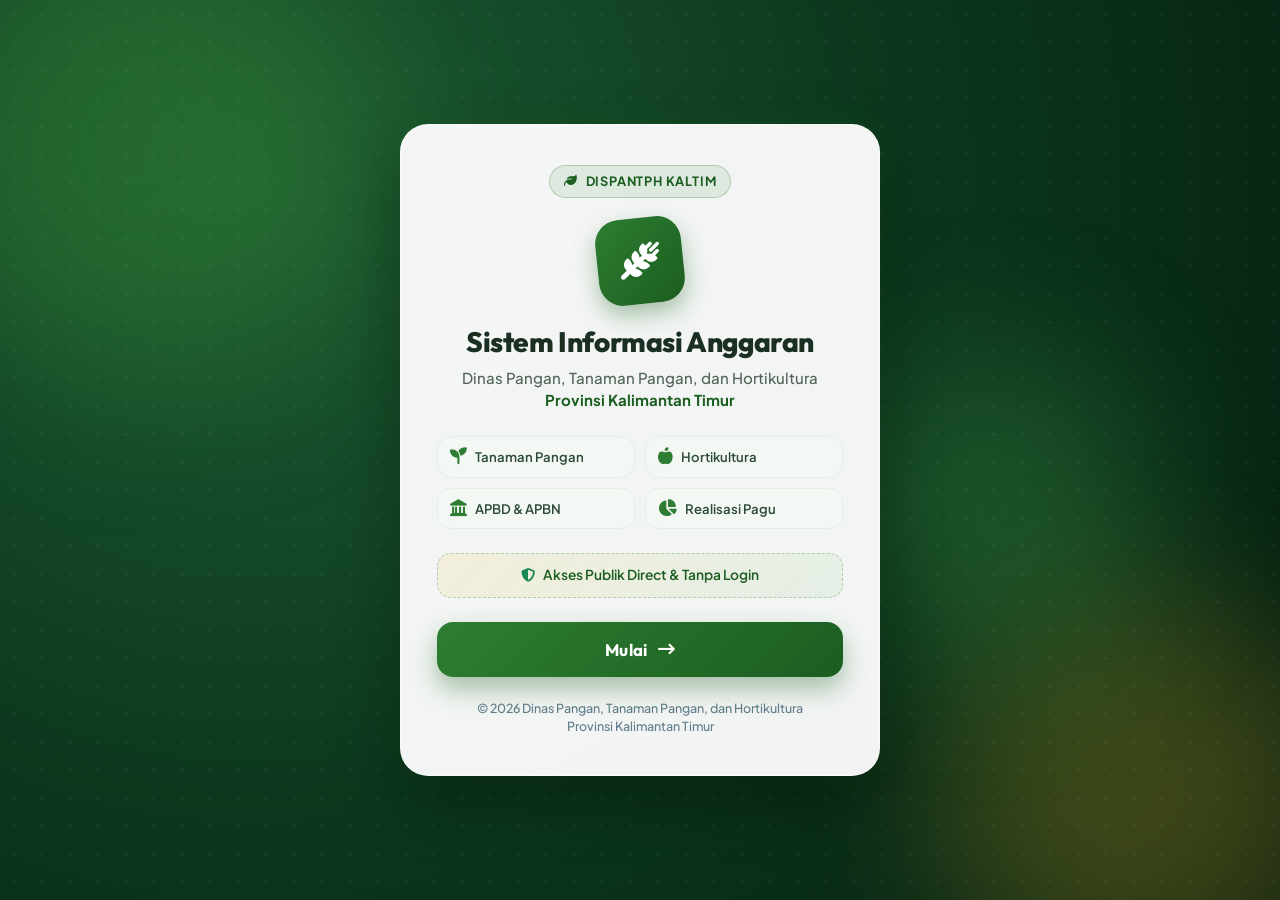
<file: index.html>
<!DOCTYPE html>
<html lang="id">

<head>
    <meta charset="UTF-8">
    <meta name="viewport" content="width=device-width, initial-scale=1.0, maximum-scale=5.0">
    <title>Sistem Informasi Anggaran - DISPANTPH Kaltim</title>

    <!-- Google Fonts: Outfit & Plus Jakarta Sans -->
    <link rel="preconnect" href="https://fonts.googleapis.com">
    <link rel="preconnect" href="https://fonts.gstatic.com" crossorigin>
    <link
        href="https://fonts.googleapis.com/css2?family=Outfit:wght@400;500;600;700;800&family=Plus+Jakarta+Sans:wght@400;500;600;700&display=swap"
        rel="stylesheet">

    <!-- Bootstrap 5 & FontAwesome -->
    <link href="https://cdn.jsdelivr.net/npm/bootstrap@5.3.0/dist/css/bootstrap.min.css" rel="stylesheet">
    <link rel="stylesheet" href="https://cdnjs.cloudflare.com/ajax/libs/font-awesome/6.4.0/css/all.min.css">

    <!-- Custom Style System -->
    <link rel="stylesheet" href="style.css">
</head>

<body class="portal-body">

    <!-- Background Orbs -->
    <div class="bg-shape shape-1"></div>
    <div class="bg-shape shape-2"></div>
    <div class="bg-shape shape-3"></div>
    <div class="bg-pattern"></div>

    <!-- Portal Login Card -->
    <div class="portal-card">
        <div class="brand-badge">
            <i class="fa-solid fa-leaf"></i> DISPANTPH KALTIM
        </div>
        <div class="icon-hero-wrapper">
            <div class="icon-hero-bg"></div>
            <div class="icon-hero-inner">
                <i class="fa-solid fa-wheat-awn"></i>
            </div>
        </div>
        <h1 class="title">Sistem Informasi Anggaran</h1>

        <p class="subtitle">
            Dinas Pangan, Tanaman Pangan, dan Hortikultura <br>
            <strong>Provinsi Kalimantan Timur</strong>
        </p>

        <!-- Feature Pills Grid -->
        <div class="feature-grid">
            <div class="feature-pill" title="Tanaman Pangan">
                <i class="fa-solid fa-seedling"></i>
                <span>Tanaman Pangan</span>
            </div>

            <div class="feature-pill" title="Hortikultura">
                <i class="fa-solid fa-apple-whole"></i>
                <span>Hortikultura</span>
            </div>

            <div class="feature-pill" title="APBD & APBN">
                <i class="fa-solid fa-landmark"></i>
                <span>APBD & APBN</span>
            </div>

            <div class="feature-pill" title="Realisasi Pagu">
                <i class="fa-solid fa-chart-pie"></i>
                <span>Realisasi Pagu</span>
            </div>
        </div>

        <!-- Info Direct Access -->
        <div class="info-access-box">
            <i class="fa-solid fa-shield-halved text-success"></i>
            <span>Akses Publik Direct & Tanpa Login</span>
        </div>

        <!-- Action Button -->
        <a href="dashboard.html" style="text-decoration: none; display: block;">
            <button class="btn-enter">
                <span>Mulai</span>
                <i class="fa-solid fa-arrow-right-long"></i>
            </button>
        </a>

        <!-- Footer -->
        <div class="portal-footer">
            &copy; 2026 Dinas Pangan, Tanaman Pangan, dan Hortikultura<br>
            Provinsi Kalimantan Timur
        </div>
    </div>

</body>

</html>
</file>
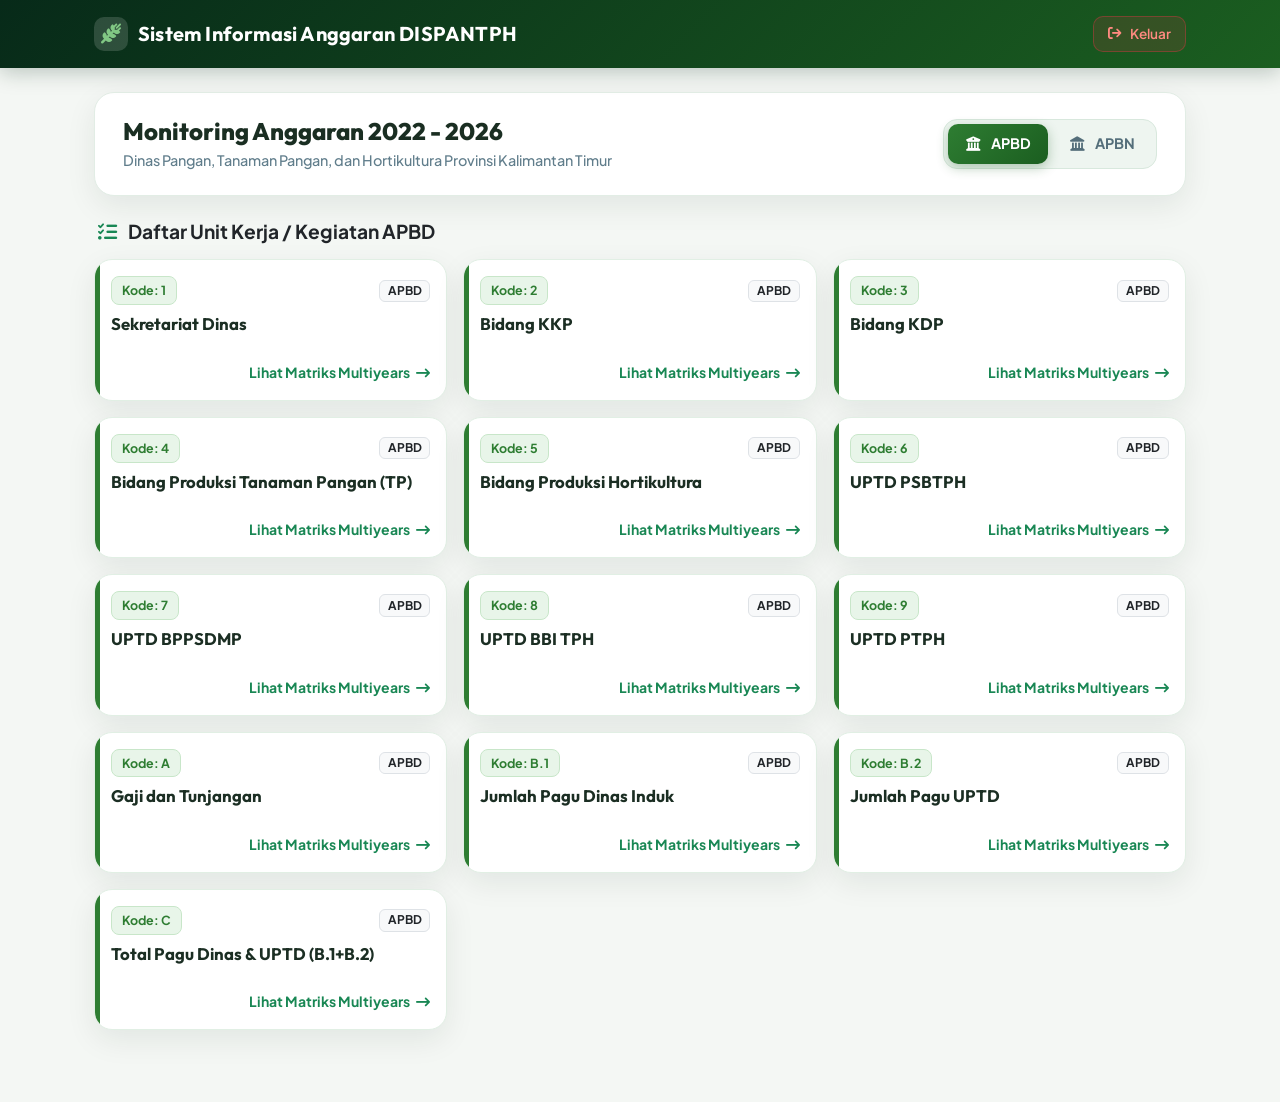
<file: dashboard.html>
<!DOCTYPE html>
<html lang="id">

<head>
    <meta charset="UTF-8">
    <meta name="viewport" content="width=device-width, initial-scale=1.0, maximum-scale=5.0">
    <title>Dashboard APBD & APBN - DISPANTPH Kaltim</title>

    <!-- Google Fonts: Outfit & Plus Jakarta Sans -->
    <link rel="preconnect" href="https://fonts.googleapis.com">
    <link rel="preconnect" href="https://fonts.gstatic.com" crossorigin>
    <link
        href="https://fonts.googleapis.com/css2?family=Outfit:wght@400;500;600;700;800&family=Plus+Jakarta+Sans:wght@400;500;600;700&display=swap"
        rel="stylesheet">

    <!-- Bootstrap 5 & FontAwesome -->
    <link href="https://cdn.jsdelivr.net/npm/bootstrap@5.3.0/dist/css/bootstrap.min.css" rel="stylesheet">
    <link rel="stylesheet" href="https://cdnjs.cloudflare.com/ajax/libs/font-awesome/6.4.0/css/all.min.css">

    <!-- Custom Style System -->
    <link rel="stylesheet" href="style.css">
</head>

<body class="dashboard-body">

    <!-- Top Navbar -->
    <nav class="navbar navbar-dark navbar-custom mb-3 mb-md-4">
        <div class="container px-3 px-md-4 d-flex align-items-center justify-content-between">
            <span class="navbar-brand mb-0 d-flex align-items-center">
                <div class="brand-badge-icon">
                    <i class="fa-solid fa-wheat-awn"></i>
                </div>
                <span>Sistem Informasi Anggaran DISPANTPH</span>
            </span>
            <a href="index.html" class="btn btn-exit d-inline-flex align-items-center gap-2">
                <i class="fa-solid fa-arrow-right-from-bracket"></i>
                <span>Keluar</span>
            </a>
        </div>
    </nav>

    <!-- Main Container -->
    <div class="container px-3 px-md-4 pb-5">

        <!-- Header Banner & Toggle -->
        <div
            class="header-banner d-flex flex-column flex-md-row justify-content-between align-items-start align-items-md-center gap-3">
            <div>
                <h3 class="page-title">Monitoring Anggaran 2022 - 2026</h3>
                <p class="page-subtitle">Dinas Pangan, Tanaman Pangan, dan Hortikultura Provinsi Kalimantan Timur</p>
            </div>

            <!-- APBD / APBN Switcher -->
            <div class="toggle-container">
                <button id="btnAPBD" class="btn btn-toggle-source active-apbd" onclick="showTabAPBD()">
                    <i class="fa-solid fa-building-columns me-1 me-md-2"></i> APBD
                </button>
                <button id="btnAPBN" class="btn btn-toggle-source inactive" onclick="showTabAPBN()">
                    <i class="fa-solid fa-landmark me-1 me-md-2"></i> APBN
                </button>
            </div>
        </div>

        <!-- Section Title & Filter -->
        <div
            class="d-flex flex-wrap justify-content-between align-items-center mb-3 px-1 gap-2 filter-container-mobile">
            <h5 class="fw-bold text-dark m-0" id="mainTitle" style="font-size: clamp(1rem, 3vw, 1.2rem);">
                <i class="fa-solid fa-list-check text-success me-2"></i> Daftar Unit Kerja / Kegiatan APBD
            </h5>

            <!-- APBN Year Filter Dropdown -->
            <div id="filterTahunAPBN" class="d-none align-items-center gap-2">
                <label class="fw-bold small text-secondary m-0">Tahun Anggaran:</label>
                <select id="tahunApbn" class="form-select form-select-sm filter-select w-auto"
                    onchange="renderTableAPBN()">
                    <option value="2026" selected>2026</option>
                    <option value="2025">2025</option>
                    <option value="2024">2024</option>
                    <option value="2023">2023</option>
                    <option value="2022">2022</option>
                </select>
            </div>
        </div>

        <!-- TAMPILAN 1: KARTU APBD -->
        <div class="row g-3 mb-4" id="menuContainer"></div>

        <!-- TAMPILAN 2: TABEL APBN DINAMIS -->
        <div id="apbnContainer" class="d-none mb-4">
            <div class="table-custom-wrapper">
                <table class="table table-bordered table-hover table-excel mb-0 small">
                    <thead id="apbnTableHead"></thead>
                    <tbody id="apbnTableBody"></tbody>
                </table>
            </div>
        </div>
    </div>

    <!-- MODAL MATRIKS (KHUSUS APBD) -->
    <div class="modal fade" id="matrixModal" tabindex="-1" aria-hidden="true">
        <div class="modal-dialog modal-xl modal-dialog-centered">
            <div class="modal-content shadow-lg">
                <div class="modal-header modal-header-custom py-3 px-3 px-md-4">
                    <h5 class="modal-title fw-bold" id="modalTitle" style="font-size: clamp(1rem, 3vw, 1.25rem);">
                        Matriks Multiyears</h5>
                    <button type="button" class="btn-close btn-close-white" data-bs-dismiss="modal"
                        aria-label="Close"></button>
                </div>
                <div class="modal-body p-3 p-md-4">
                    <div class="table-responsive" style="-webkit-overflow-scrolling: touch;">
                        <table
                            class="table table-bordered table-striped align-middle mb-0 text-center modal-matrix-table">
                            <thead class="table-dark small text-uppercase">
                                <tr>
                                    <th style="width: 25%; min-width: 170px;">Komponen Anggaran</th>
                                    <th>2022</th>
                                    <th>2023</th>
                                    <th>2024</th>
                                    <th>2025</th>
                                    <th>2026 (s.d Juni)</th>
                                    <th class="bg-success text-white">Total Keseluruhan</th>
                                </tr>
                            </thead>
                            <tbody id="matrixTableBody" class="small"></tbody>
                        </table>
                    </div>
                </div>
            </div>
        </div>
    </div>

    <!-- JavaScript Dependencies -->
    <script src="https://cdn.jsdelivr.net/npm/bootstrap@5.3.0/dist/js/bootstrap.bundle.min.js"></script>
    <script src="database.js?v=3"></script>
    <script src="database2.js?v=3"></script>

    <script>
        let currentModeTitle = "APBD";
        let currentDataSource = {};

        function showTabAPBD() {
            currentModeTitle = "APBD";
            document.getElementById('btnAPBD').className = "btn btn-toggle-source active-apbd";
            document.getElementById('btnAPBN').className = "btn btn-toggle-source inactive";

            document.getElementById('menuContainer').classList.remove('d-none');
            document.getElementById('apbnContainer').classList.add('d-none');
            document.getElementById('filterTahunAPBN').classList.add('d-none');
            document.getElementById('filterTahunAPBN').classList.remove('d-flex');
            document.getElementById('mainTitle').innerHTML = '<i class="fa-solid fa-list-check text-success me-2"></i> Daftar Unit Kerja / Kegiatan APBD';

            currentDataSource = typeof dataAPBD !== 'undefined' ? dataAPBD : {};
            renderMenuCards();
        }

        function showTabAPBN() {
            currentModeTitle = "APBN";
            document.getElementById('btnAPBD').className = "btn btn-toggle-source inactive";
            document.getElementById('btnAPBN').className = "btn btn-toggle-source active-apbn";

            document.getElementById('menuContainer').classList.add('d-none');
            document.getElementById('apbnContainer').classList.remove('d-none');
            document.getElementById('filterTahunAPBN').classList.remove('d-none');
            document.getElementById('filterTahunAPBN').classList.add('d-flex');
            document.getElementById('mainTitle').innerHTML = '<i class="fa-solid fa-table text-primary me-2"></i> Realisasi Anggaran APBN';

            renderTableAPBN();
        }

        function renderMenuCards() {
            const container = document.getElementById('menuContainer');
            container.innerHTML = '';

            Object.keys(currentDataSource).forEach(key => {
                const item = currentDataSource[key];
                const col = document.createElement('div');
                col.className = 'col-12 col-md-6 col-lg-4';

                col.innerHTML = `
            <div class="card card-menu h-100 p-3" onclick="openUnitMatrix('${key}')">
                <div class="d-flex flex-column justify-content-between h-100">
                    <div>
                        <div class="d-flex justify-content-between align-items-center mb-2">
                            <span class="badge-code">Kode: ${key}</span>
                            <span class="badge bg-light text-dark border small">${currentModeTitle}</span>
                        </div>
                        <h6 class="unit-name mt-1 mb-2">${item.nama}</h6>
                    </div>
                    <div class="text-end mt-3">
                        <small class="text-success fw-bold">Lihat Matriks Multiyears <i class="fa-solid fa-arrow-right-long ms-1"></i></small>
                    </div>
                </div>
            </div>
        `;
                container.appendChild(col);
            });
        }

        function renderTableAPBN() {
            const tahunPilihan = document.getElementById('tahunApbn').value;
            const thead = document.getElementById('apbnTableHead');
            const tbody = document.getElementById('apbnTableBody');

            thead.innerHTML = '';
            tbody.innerHTML = '';

            if (typeof dataAPBN === 'undefined' || !dataAPBN[tahunPilihan]) {
                tbody.innerHTML = `<tr><td colspan="12" class="text-center py-4 text-muted fw-bold">Data Tahun ${tahunPilihan} belum tersedia.</td></tr>`;
                return;
            }

            const dataTahunIni = dataAPBN[tahunPilihan];

            if (tahunPilihan === "2026") {
                thead.innerHTML = `
            <tr>
                <th rowspan="2" style="width:45px;" class="text-center align-middle">NO</th>
                <th rowspan="2" class="text-center align-middle">KODE SATKER</th>
                <th rowspan="2" style="min-width: 180px;" class="text-center align-middle">NAMA KEGIATAN</th>
                <th rowspan="2" class="text-center align-middle">KEWENANGAN (DK/TP)</th>
                <th rowspan="2" class="text-center align-middle">PAGU AWAL</th>
                <th rowspan="2" class="text-center align-middle">PAGU REVISI</th>
                <th rowspan="2" class="text-center align-middle">PAGU TAHUNAN</th>
                <th colspan="2" class="text-center align-middle">REALISASI</th>
                <th rowspan="2" class="text-center align-middle">FISIK (%)</th>
                <th rowspan="2" class="text-center align-middle">SISA ANGGARAN</th>
            </tr>
            <tr>
                <th class="text-center align-middle">Rp</th>
                <th class="text-center align-middle">%</th>
            </tr>`;
            } else if (tahunPilihan === "2025") {
                thead.innerHTML = `
            <tr>
                <th rowspan="2" style="width:45px;" class="text-center align-middle">NO</th>
                <th rowspan="2" class="text-center align-middle">KODE SATKER</th>
                <th rowspan="2" style="min-width: 180px;" class="text-center align-middle">NAMA KEGIATAN</th>
                <th rowspan="2" class="text-center align-middle">KEWENANGAN (DK/TP)</th>
                <th rowspan="2" class="text-center align-middle">PAGU AWAL</th>
                <th rowspan="2" class="bg-secondary text-center align-middle">PAGU REVISI</th>
                <th rowspan="2" class="text-center align-middle">PAGU TAHUNAN</th>
                <th colspan="2" class="text-center align-middle">REALISASI</th>
                <th rowspan="2" class="text-center align-middle">FISIK (%)</th>
                <th rowspan="2" class="text-center align-middle">SISA ANGGARAN</th>
            </tr>
            <tr>
                <th class="text-center align-middle">Rp.</th>
                <th class="text-center align-middle">%</th>
            </tr>`;
            } else if (tahunPilihan === "2024") {
                thead.innerHTML = `
            <tr>
                <th rowspan="2" style="width:45px;" class="text-center align-middle">NO</th>
                <th rowspan="2" class="text-center align-middle">KODE SATKER</th>
                <th rowspan="2" style="min-width: 180px;" class="text-center align-middle">NAMA KEGIATAN</th>
                <th rowspan="2" class="text-center align-middle">KEWENANGAN (DK/TP)</th>
                <th rowspan="2" class="text-center align-middle">PAGU AWAL</th>
                <th rowspan="2" class="bg-secondary text-center align-middle">PAGU REVISI</th>
                <th rowspan="2" class="text-center align-middle">PAGU TAHUNAN</th>
                <th colspan="2" class="text-center align-middle">REALISASI S.D 31 DES</th>
                <th rowspan="2" class="text-center align-middle">FISIK (%)</th>
                <th rowspan="2" class="text-center align-middle">SISA ANGGARAN</th>
            </tr>
            <tr>
                <th class="text-center align-middle">Rp.</th>
                <th class="text-center align-middle">%</th>
            </tr>`;
            } else if (tahunPilihan === "2023") {
                thead.innerHTML = `
            <tr>
                <th rowspan="2" style="width:45px;" class="text-center align-middle">No</th>
                <th rowspan="2" class="text-center align-middle">Kode Satker</th>
                <th rowspan="2" style="min-width: 180px;" class="text-center align-middle">Nama Kegiatan</th>
                <th rowspan="2" class="text-center align-middle">DK/TP</th>
                <th rowspan="2" class="text-center align-middle">Pagu Awal</th>
                <th rowspan="2" class="text-center align-middle">Pagu Revisi</th>
                <th rowspan="2" class="text-center align-middle">Pagu Tahunan</th>
                <th colspan="2" class="text-center align-middle">Realisasi</th>
                <th rowspan="2" class="text-center align-middle">Fisik</th>
                <th rowspan="2" class="text-center align-middle">Sisa</th>
            </tr>
            <tr>
                <th class="text-center align-middle">Keuangan</th>
                <th class="text-center align-middle">%</th>
            </tr>`;
            } else if (tahunPilihan === "2022") {
                thead.innerHTML = `
            <tr>
                <th rowspan="2" style="width:45px;" class="text-center align-middle">No</th>
                <th rowspan="2" class="text-center align-middle">Kode Satker</th>
                <th rowspan="2" style="min-width: 180px;" class="text-center align-middle">Nama Kegiatan</th>
                <th rowspan="2" class="text-center align-middle">DK/TP</th>
                <th rowspan="2" class="text-center align-middle">Pagu Awal</th>
                <th rowspan="2" class="text-center align-middle">Pagu Revisi</th>
                <th rowspan="2" class="text-center align-middle">Pagu Tahunan</th>
                <th colspan="2" class="text-center align-middle">Realisasi</th>
                <th rowspan="2" class="text-center align-middle">FISIK (%)</th>
                <th rowspan="2" class="text-center align-middle">Sisa</th>
            </tr>
            <tr>
                <th class="text-center align-middle">Keuangan</th>
                <th class="text-center align-middle">%</th>
            </tr>`;
            }

            let sumDK = { paguDipa: 0, paguRev2024: 0, paguBlokir: 0, paguRevisi: 0, paguSetelahBlokir: 0, realisasiRp: 0, realisasiFisikWeighted: 0, paguFisikSum: 0, sisa: 0 };
            let sumTP = { paguDipa: 0, paguRev2024: 0, paguBlokir: 0, paguRevisi: 0, paguSetelahBlokir: 0, realisasiRp: 0, realisasiFisikWeighted: 0, paguFisikSum: 0, sisa: 0 };
            let sumDKTP = { paguDipa: 0, paguRev2024: 0, paguBlokir: 0, paguRevisi: 0, paguSetelahBlokir: 0, realisasiRp: 0, realisasiFisikWeighted: 0, paguFisikSum: 0, sisa: 0 };
            let sumBKP = { paguDipa: 0, paguRev2024: 0, paguBlokir: 0, paguRevisi: 0, paguSetelahBlokir: 0, realisasiRp: 0, realisasiFisikWeighted: 0, paguFisikSum: 0, sisa: 0 };
            let sumTotal = { paguDipa: 0, paguRev2024: 0, paguBlokir: 0, paguRevisi: 0, paguSetelahBlokir: 0, realisasiRp: 0, realisasiFisikWeighted: 0, paguFisikSum: 0, sisa: 0 };

            dataTahunIni.forEach((item, index) => {
                const tr = document.createElement('tr');

                const pDipa = item.paguDipa || 0;
                const pRev24 = item.paguRev2024 || 0;
                const pBlokir = item.paguBlokir || 0;
                const pRevisi = item.paguRevisi || 0;
                const pSetelahBlokir = item.paguSetelahBlokir || 0;
                const realRp = item.realisasiRp || 0;
                const realFisik = item.realisasiFisik;
                const sisa = item.sisaAnggaran || 0;

                let pAwal, pRevisiTampil, pTahunan;
                if (tahunPilihan === "2025") {
                    pAwal = pDipa; pRevisiTampil = pBlokir; pTahunan = pSetelahBlokir;
                } else if (tahunPilihan === "2024") {
                    pAwal = pDipa; pRevisiTampil = pRev24; pTahunan = pSetelahBlokir;
                } else {
                    pAwal = pDipa; pRevisiTampil = pRevisi; pTahunan = pSetelahBlokir;
                }

                let badgeKewenangan = item.kewenangan === "DK" ? "badge bg-primary px-2" : "badge bg-warning text-dark px-2";
                if (item.kewenangan === "BKP") badgeKewenangan = "badge bg-info text-dark px-2";

                tr.innerHTML = `
                <td class="text-center">${index + 1}</td>
                <td class="text-center text-muted">${item.kodeSatker || '-'}</td>
                <td class="fw-semibold">${item.namaKegiatan}</td>
                <td class="text-center"><span class="${badgeKewenangan}">${item.kewenangan || '-'}</span></td>
                <td class="text-end">${formatRupiah(pAwal)}</td>
                <td class="text-end fw-semibold ${tahunPilihan === '2026' ? 'text-danger' : ''}">${formatRupiah(pRevisiTampil)}</td>
                <td class="text-end text-primary">${formatRupiah(pTahunan)}</td>
                <td class="text-end text-success fw-semibold">${formatRupiah(realRp)}</td>
                <td class="text-center fw-bold">${formatPersen(item.realisasiPersen)}</td>
                <td class="text-center fw-bold">${realFisik !== undefined ? formatPersen(realFisik) : '-'}</td>
                <td class="text-end fw-bold text-danger">${formatRupiah(sisa)}</td>
            `;
                tbody.appendChild(tr);

                const pBagiFisik = (item.kewenangan === "DK" && pDipa > 0) ? pDipa : pTahunan;
                const actualFisik = (item.kodeSatker && item.kodeSatker.includes("690714")) ? item.realisasiPersen : realFisik;
                const weightFisik = actualFisik !== undefined ? actualFisik * pBagiFisik : 0;

                sumTotal.paguDipa += pDipa; sumTotal.paguRev2024 += pRev24; sumTotal.paguBlokir += pBlokir; sumTotal.paguRevisi += pRevisi; sumTotal.paguSetelahBlokir += pSetelahBlokir; sumTotal.realisasiRp += realRp; sumTotal.sisa += sisa; sumTotal.realisasiFisikWeighted += weightFisik; sumTotal.paguFisikSum += pBagiFisik;

                if (item.kewenangan === "DK") {
                    sumDK.paguDipa += pDipa; sumDK.paguRev2024 += pRev24; sumDK.paguBlokir += pBlokir; sumDK.paguRevisi += pRevisi; sumDK.paguSetelahBlokir += pSetelahBlokir; sumDK.realisasiRp += realRp; sumDK.sisa += sisa; sumDK.realisasiFisikWeighted += weightFisik; sumDK.paguFisikSum += pBagiFisik;
                    sumDKTP.paguDipa += pDipa; sumDKTP.paguRev2024 += pRev24; sumDKTP.paguBlokir += pBlokir; sumDKTP.paguRevisi += pRevisi; sumDKTP.paguSetelahBlokir += pSetelahBlokir; sumDKTP.realisasiRp += realRp; sumDKTP.sisa += sisa; sumDKTP.realisasiFisikWeighted += weightFisik; sumDKTP.paguFisikSum += pBagiFisik;
                } else if (item.kewenangan === "TP") {
                    sumTP.paguDipa += pDipa; sumTP.paguRev2024 += pRev24; sumTP.paguBlokir += pBlokir; sumTP.paguRevisi += pRevisi; sumTP.paguSetelahBlokir += pSetelahBlokir; sumTP.realisasiRp += realRp; sumTP.sisa += sisa; sumTP.realisasiFisikWeighted += weightFisik; sumTP.paguFisikSum += pBagiFisik;
                    sumDKTP.paguDipa += pDipa; sumDKTP.paguRev2024 += pRev24; sumDKTP.paguBlokir += pBlokir; sumDKTP.paguRevisi += pRevisi; sumDKTP.paguSetelahBlokir += pSetelahBlokir; sumDKTP.realisasiRp += realRp; sumDKTP.sisa += sisa; sumDKTP.realisasiFisikWeighted += weightFisik; sumDKTP.paguFisikSum += pBagiFisik;
                } else if (item.kewenangan === "BKP") {
                    sumBKP.paguDipa += pDipa; sumBKP.paguRev2024 += pRev24; sumBKP.paguBlokir += pBlokir; sumBKP.paguRevisi += pRevisi; sumBKP.paguSetelahBlokir += pSetelahBlokir; sumBKP.realisasiRp += realRp; sumBKP.sisa += sisa; sumBKP.realisasiFisikWeighted += weightFisik; sumBKP.paguFisikSum += pBagiFisik;
                }
            });

            function buatBarisTotal(label, data, classBaris) {
                const tr = document.createElement('tr');
                tr.className = `${classBaris} fw-bold align-middle`;
                const pct = data.paguSetelahBlokir > 0 ? (data.realisasiRp / data.paguSetelahBlokir) * 100 : 0;
                const pctFisik = data.paguFisikSum > 0 && data.realisasiFisikWeighted > 0 ? (data.realisasiFisikWeighted / data.paguFisikSum) : 0;

                let pAwalSum, pRevisiSum, pTahunanSum;
                if (tahunPilihan === "2025") {
                    pAwalSum = data.paguDipa; pRevisiSum = data.paguBlokir; pTahunanSum = data.paguSetelahBlokir;
                } else if (tahunPilihan === "2024") {
                    pAwalSum = data.paguDipa; pRevisiSum = data.paguRev2024; pTahunanSum = data.paguSetelahBlokir;
                } else {
                    pAwalSum = data.paguDipa; pRevisiSum = data.paguRevisi; pTahunanSum = data.paguSetelahBlokir;
                }

                const htmlExtraCols = `
                <td class="text-end">${formatRupiah(data.realisasiRp)}</td>
                <td class="text-center">${formatPersen(pct)}</td>
                <td class="text-center">${data.realisasiFisikWeighted > 0 || pctFisik > 0 ? formatPersen(pctFisik) : '-'}</td>
                <td class="text-end">${formatRupiah(data.sisa)}</td>`;

                tr.innerHTML = `
            <td colspan="4" class="text-end text-uppercase pe-3">${label}</td>
            <td class="text-end">${formatRupiah(pAwalSum)}</td>
            <td class="text-end">${formatRupiah(pRevisiSum)}</td>
            <td class="text-end">${formatRupiah(pTahunanSum)}</td>
            ${htmlExtraCols}
        `;
                return tr;
            }

            if (tahunPilihan === "2026" || tahunPilihan === "2025" || tahunPilihan === "2024") {
                tbody.appendChild(buatBarisTotal("SUB TOTAL DK", sumDK, "table-light text-secondary"));
                tbody.appendChild(buatBarisTotal("SUB TOTAL TP", sumTP, "table-light text-secondary"));
                tbody.appendChild(buatBarisTotal("TOTAL (DK + TP)", sumTotal, "table-primary text-dark border-primary fs-6"));
            } else if (tahunPilihan === "2023") {
                tbody.appendChild(buatBarisTotal("Jumlah DK", sumDK, "table-light text-secondary"));
                tbody.appendChild(buatBarisTotal("Jumlah TP", sumTP, "table-light text-secondary"));
                tbody.appendChild(buatBarisTotal("Jumlah DK+TP (Propinsi)", sumDKTP, "table-primary text-dark border-primary fs-6"));
            } else if (tahunPilihan === "2022") {
                tbody.appendChild(buatBarisTotal("Jumlah DK", sumDK, "table-light text-secondary"));
                tbody.appendChild(buatBarisTotal("Jumlah TP", sumTP, "table-light text-secondary"));
                tbody.appendChild(buatBarisTotal("Jumlah", sumDKTP, "table-secondary text-dark"));
                if (sumBKP.paguDipa > 0) {
                    tbody.appendChild(buatBarisTotal("Jumlah BKP", sumBKP, "table-light text-secondary"));
                }
                tbody.appendChild(buatBarisTotal("Total", sumTotal, "table-primary text-dark border-primary fs-6"));
            }
        }

        function openUnitMatrix(key) {
            if (currentModeTitle === "APBN") return;
            const unit = currentDataSource[key];
            if (!unit) return;

            document.getElementById('modalTitle').innerHTML = `<i class="fa fa-folder-open text-warning me-2"></i> Matriks [${currentModeTitle}] - ${unit.nama}`;
            const tbody = document.getElementById('matrixTableBody');
            tbody.innerHTML = '';

            const komponenList = [
                { label: 'Pagu Awal', field: 'paguAwal' },
                { label: 'Pagu Penambahan/Pengurangan', isPenambahanPengurangan: true, onlyTahun: ['2022', '2023', '2024', '2025'], customStyleAPBD: true },
                { label: 'Pagu Tahunan', field: 'paguApbd' },
                { label: 'Realisasi Keuangan (Rp)', field: 'realisasiKeuangan' },
                { label: 'Sisa Pagu Anggaran (Rp)', isSisaPagu: true },
                { label: 'Persentase Keuangan (%)', field: 'realisasiPersen', isPercent: true },
                { label: 'Realisasi Fisik (%)', field: 'realisasiFisik', isPercent: true }
            ];
            const tahunList = ['2022', '2023', '2024', '2025', '2026'];

            komponenList.forEach(komponen => {
                const tr = document.createElement('tr');
                const labelClass = komponen.isSisaPagu ? 'text-start fw-bold bg-warning bg-opacity-25' : 'text-start fw-semibold bg-light';
                const tdLabel = document.createElement('td');

                tdLabel.textContent = komponen.label;
                tdLabel.className = labelClass;
                tr.appendChild(tdLabel);

                let totalNilai = 0;
                let jumlahTahunData = 0;

                tahunList.forEach(tahun => {
                    const tdTahun = document.createElement('td');

                    if (komponen.onlyTahun && !komponen.onlyTahun.includes(tahun)) {
                        tdTahun.textContent = '-';
                        tdTahun.className = 'text-center text-muted';
                        tr.appendChild(tdTahun);
                        return;
                    }

                    let nilai = 0;

                    if (komponen.isSisaPagu) {
                        const pagu = (unit[tahun] && unit[tahun]['paguApbd']) ? unit[tahun]['paguApbd'] : 0;
                        const realisasi = (unit[tahun] && unit[tahun]['realisasiKeuangan']) ? unit[tahun]['realisasiKeuangan'] : 0;
                        nilai = pagu > 0 ? (pagu - realisasi) : 0;
                        tdTahun.className = nilai > 0 ? 'text-end fw-bold text-success' : (nilai < 0 ? 'text-end fw-bold text-danger' : 'text-end fw-bold text-dark');
                        tdTahun.textContent = formatRupiah(nilai);
                    } else if (komponen.isPenambahanPengurangan) {
                        const dataTahun = unit[tahun] || {};
                        if (dataTahun.paguEfisiensi !== undefined && dataTahun.paguEfisiensi !== 0) {
                            nilai = dataTahun.paguEfisiensi;
                        } else if (dataTahun.paguAnggaran !== undefined && dataTahun.paguAnggaran !== 0) {
                            nilai = dataTahun.paguAnggaran;
                        } else if (dataTahun.paguApbd !== undefined && dataTahun.paguAwal !== undefined && dataTahun.paguApbd !== dataTahun.paguAwal) {
                            nilai = dataTahun.paguApbd - dataTahun.paguAwal;
                        } else {
                            nilai = 0;
                        }
                        if (nilai === 0) {
                            tdTahun.textContent = '-';
                            tdTahun.className = 'text-center text-muted';
                        } else {
                            tdTahun.innerHTML = formatRupiahStyled(nilai);
                            tdTahun.className = 'text-end';
                        }
                    } else if (komponen.customStyleAPBD) {
                        nilai = (unit[tahun] && unit[tahun][komponen.field]) ? unit[tahun][komponen.field] : 0;
                        tdTahun.innerHTML = formatRupiahStyled(nilai);
                        tdTahun.className = 'text-end';
                    } else {
                        if (!unit[tahun] || unit[tahun][komponen.field] === undefined) {
                            tdTahun.textContent = '-';
                            tdTahun.className = 'text-center text-muted';
                            nilai = 0;
                        } else {
                            nilai = unit[tahun][komponen.field];
                            tdTahun.className = komponen.isPercent ? 'text-center fw-bold' : 'text-end';
                            tdTahun.textContent = komponen.isPercent ? formatPersen(nilai) : formatRupiah(nilai);
                        }
                    }

                    tr.appendChild(tdTahun);

                    totalNilai += nilai;
                    if (unit[tahun] && unit[tahun][komponen.field] !== undefined) jumlahTahunData++;
                });

                const tdTotal = document.createElement('td');
                if (komponen.customStyleAPBD) {
                    tdTotal.className = 'text-end fw-bold table-primary';
                    tdTotal.innerHTML = formatRupiahStyled(totalNilai);
                } else if (komponen.isSisaPagu) {
                    tdTotal.className = totalNilai > 0 ? 'text-end fw-bold table-primary text-success' : (totalNilai < 0 ? 'text-end fw-bold table-primary text-danger' : 'text-end fw-bold table-primary text-dark');
                    tdTotal.textContent = formatRupiah(totalNilai);
                } else {
                    tdTotal.className = 'text-end fw-bold table-primary text-dark';
                    if (komponen.isPercent) {
                        const rataRata = jumlahTahunData > 0 ? (totalNilai / jumlahTahunData) : 0;
                        tdTotal.textContent = formatPersen(rataRata);
                    } else {
                        tdTotal.textContent = formatRupiah(totalNilai);
                    }
                }
                tr.appendChild(tdTotal);
                tbody.appendChild(tr);
            });

            const matrixModal = new bootstrap.Modal(document.getElementById('matrixModal'));
            matrixModal.show();
        }

        function formatRupiah(angka) {
            if (angka === 0 || !angka) return 'Rp 0';
            const isNegative = angka < 0;
            const formatted = Math.abs(angka).toLocaleString('id-ID');
            return (isNegative ? 'Rp - ' : 'Rp ') + formatted;
        }

        function formatRupiahStyled(val) {
            if (!val || val === 0) return `<span>-</span>`;
            if (val < 0) {
                return `<span style="color: #dc3545; font-weight: 600;">Rp - ${Math.abs(val).toLocaleString("id-ID")}</span>`;
            } else {
                return `<span style="color: #000; font-weight: 600;">Rp ${val.toLocaleString("id-ID")}</span>`;
            }
        }

        function formatPersen(angka) {
            if (angka === 0 || !angka) return '0%';
            return angka.toLocaleString('id-ID', { minimumFractionDigits: 1, maximumFractionDigits: 2 }) + '%';
        }

        window.onload = function () {
            showTabAPBD();
        };
    </script>
</body>

</html>
</file>
<file: style.css>
/* ==========================================================================
   DISPANTPH KALTIM - SISTEM INFORMASI ANGGARAN
   Global & Responsive Design System (Desktop PC & HP Mobile)
   ========================================================================== */

:root {
    --primary-dark: #051d10;
    --primary-deep: #072a19;
    --primary-emerald: #1b5e20;
    --emerald-bright: #2e7d32;
    --emerald-light: #4caf50;
    --emerald-subtle: #e8f5e9;
    --accent-gold: #fbc02d;
    --accent-green: #81c784;
    --bg-body: #f4f7f4;
    --glass-bg: rgba(255, 255, 255, 0.95);
    --glass-border: rgba(255, 255, 255, 0.6);
    --card-shadow: 0 10px 30px rgba(7, 42, 25, 0.08);
    --card-shadow-hover: 0 15px 35px rgba(27, 94, 32, 0.18);
}

/* --------------------------------------------------------------------------
   1. Base Reset & Smooth Scroll
   -------------------------------------------------------------------------- */
* {
    box-sizing: border-box;
}

html,
body {
    width: 100%;
    max-width: 100%;
    margin: 0;
    padding: 0;
    font-family: 'Plus Jakarta Sans', -apple-system, BlinkMacSystemFont, sans-serif;
    overflow-x: hidden;
    -webkit-tap-highlight-color: transparent;
}

/* Custom Scrollbar */
::-webkit-scrollbar {
    width: 8px;
    height: 8px;
}

::-webkit-scrollbar-track {
    background: #eef3ef;
}

::-webkit-scrollbar-thumb {
    background: #a5d6a7;
    border-radius: 4px;
}

::-webkit-scrollbar-thumb:hover {
    background: #2e7d32;
}

/* --------------------------------------------------------------------------
   2. Landing Portal Styles (index.html)
   -------------------------------------------------------------------------- */
body.portal-body {
    background: radial-gradient(circle at 20% 20%, #1e5c33 0%, #0c381e 50%, #051d10 100%);
    min-height: 100dvh;
    display: flex;
    flex-direction: column;
    align-items: center;
    justify-content: center;
    padding: 24px 16px;
    position: relative;
}

/* Animated Background Orbs (Fixed position prevents scrollbar overflow) */
.bg-shape {
    position: fixed;
    border-radius: 50%;
    filter: blur(80px);
    z-index: 0;
    animation: floatShape 12s infinite alternate ease-in-out;
    opacity: 0.5;
    pointer-events: none;
}

.shape-1 {
    width: clamp(280px, 40vw, 450px);
    height: clamp(280px, 40vw, 450px);
    background: #2e7d32;
    top: -80px;
    left: -80px;
}

.shape-2 {
    width: clamp(250px, 35vw, 400px);
    height: clamp(250px, 35vw, 400px);
    background: #fbc02d;
    bottom: -100px;
    right: -60px;
    animation-delay: -6s;
    opacity: 0.22;
}

.shape-3 {
    width: clamp(200px, 30vw, 300px);
    height: clamp(200px, 30vw, 300px);
    background: #4caf50;
    top: 40%;
    right: 10%;
    animation-delay: -3s;
    opacity: 0.3;
}

@keyframes floatShape {
    0% {
        transform: translate(0, 0) scale(1);
    }

    100% {
        transform: translate(30px, 40px) scale(1.08);
    }
}

/* Pattern Overlay */
.bg-pattern {
    position: fixed;
    inset: 0;
    background-image: radial-gradient(rgba(255, 255, 255, 0.08) 1px, transparent 1px);
    background-size: 28px 28px;
    z-index: 0;
    pointer-events: none;
}

/* Main Container Card */
.portal-card {
    position: relative;
    z-index: 10;
    background: rgba(255, 255, 255, 0.95);
    backdrop-filter: blur(24px);
    -webkit-backdrop-filter: blur(24px);
    border: 1px solid rgba(255, 255, 255, 0.6);
    border-radius: 28px;
    box-shadow: 0 25px 60px rgba(0, 0, 0, 0.35),
        0 0 40px rgba(46, 125, 50, 0.2);
    max-width: 480px;
    width: 100%;
    padding: 40px 36px;
    text-align: center;
    margin: auto 0;
    animation: cardEntrance 0.7s cubic-bezier(0.16, 1, 0.3, 1);
}

@keyframes cardEntrance {
    from {
        opacity: 0;
        transform: translateY(24px) scale(0.96);
    }

    to {
        opacity: 1;
        transform: translateY(0) scale(1);
    }
}

/* Brand Badge */
.brand-badge {
    display: inline-flex;
    align-items: center;
    gap: 8px;
    background: rgba(46, 125, 50, 0.1);
    border: 1px solid rgba(46, 125, 50, 0.25);
    color: #1b5e20;
    padding: 6px 14px;
    border-radius: 50px;
    font-size: 0.8rem;
    font-weight: 700;
    letter-spacing: 0.8px;
    text-transform: uppercase;
    margin-bottom: 20px;
}

/* Hero Icon */
.icon-hero-wrapper {
    position: relative;
    width: 86px;
    height: 86px;
    margin: 0 auto 20px;
    display: flex;
    align-items: center;
    justify-content: center;
}

.icon-hero-bg {
    position: absolute;
    inset: 0;
    background: linear-gradient(135deg, #2e7d32 0%, #1b5e20 100%);
    border-radius: 24px;
    transform: rotate(-6deg);
    box-shadow: 0 10px 22px rgba(27, 94, 32, 0.35);
    transition: transform 0.4s ease, box-shadow 0.4s ease;
}

.portal-card:hover .icon-hero-bg {
    transform: rotate(0deg) scale(1.05);
    box-shadow: 0 14px 28px rgba(27, 94, 32, 0.45);
}

.icon-hero-inner {
    position: relative;
    z-index: 2;
    color: #ffffff;
    font-size: 38px;
    display: flex;
    align-items: center;
    justify-content: center;
}

/* Portal Typography */
.portal-card .title {
    font-family: 'Outfit', sans-serif;
    font-weight: 800;
    color: #1a2e22;
    font-size: clamp(1.45rem, 4vw, 1.75rem);
    margin-bottom: 8px;
    letter-spacing: -0.4px;
    line-height: 1.25;
}

.portal-card .subtitle {
    color: #526358;
    font-size: clamp(0.85rem, 2.5vw, 0.94rem);
    font-weight: 500;
    line-height: 1.5;
    margin-bottom: 24px;
}

.portal-card .subtitle strong {
    color: #1b5e20;
}

/* Feature Grid & Pills */
.feature-grid {
    display: grid;
    grid-template-columns: repeat(2, 1fr);
    gap: 10px;
    margin-bottom: 24px;
}

.feature-pill {
    min-width: 0;
    background: #f3f8f4;
    border: 1px solid #e1efe4;
    border-radius: 14px;
    padding: 10px 12px;
    font-size: clamp(0.75rem, 2.2vw, 0.82rem);
    font-weight: 600;
    color: #2c4a35;
    display: flex;
    align-items: center;
    gap: 8px;
    text-align: left;
    transition: all 0.25s ease;
}

.feature-pill span {
    white-space: nowrap;
    overflow: hidden;
    text-overflow: ellipsis;
    min-width: 0;
    flex: 1;
}

.feature-pill:hover {
    background: #e8f5e9;
    border-color: #a5d6a7;
    transform: translateY(-2px);
}

.feature-pill i {
    font-size: 1.05rem;
    color: #2e7d32;
    flex-shrink: 0;
}

/* Direct Access Box */
.info-access-box {
    background: linear-gradient(135deg, rgba(251, 192, 45, 0.12) 0%, rgba(76, 175, 80, 0.08) 100%);
    border: 1px dashed rgba(46, 125, 50, 0.3);
    border-radius: 14px;
    padding: 11px 14px;
    font-size: clamp(0.78rem, 2.3vw, 0.86rem);
    color: #1b5e20;
    font-weight: 600;
    margin-bottom: 24px;
    display: flex;
    align-items: center;
    justify-content: center;
    gap: 8px;
}

/* Enter Button */
.btn-enter {
    background: linear-gradient(135deg, #2e7d32 0%, #1b5e20 100%);
    color: #ffffff;
    border: none;
    border-radius: 16px;
    padding: 15px 22px;
    font-family: 'Outfit', sans-serif;
    font-weight: 700;
    font-size: clamp(0.95rem, 3vw, 1.05rem);
    letter-spacing: 0.3px;
    width: 100%;
    display: flex;
    align-items: center;
    justify-content: center;
    gap: 10px;
    box-shadow: 0 12px 25px rgba(27, 94, 32, 0.35);
    transition: all 0.3s cubic-bezier(0.16, 1, 0.3, 1);
    cursor: pointer;
    position: relative;
    overflow: hidden;
}

.btn-enter::before {
    content: '';
    position: absolute;
    top: 0;
    left: -100%;
    width: 100%;
    height: 100%;
    background: linear-gradient(90deg, transparent, rgba(255, 255, 255, 0.25), transparent);
    transition: left 0.6s ease;
}

.btn-enter:hover::before {
    left: 100%;
}

.btn-enter:hover {
    background: linear-gradient(135deg, #388e3c 0%, #2e7d32 100%);
    transform: translateY(-2px);
    box-shadow: 0 16px 30px rgba(27, 94, 32, 0.45);
    color: #ffffff;
}

.btn-enter:active {
    transform: translateY(0) scale(0.99);
}

.btn-enter i {
    transition: transform 0.3s ease;
}

.btn-enter:hover i {
    transform: translateX(5px);
}

.portal-footer {
    margin-top: 22px;
    font-size: clamp(0.72rem, 2vw, 0.78rem);
    color: #607d8b;
    font-weight: 500;
    line-height: 1.45;
}

/* Mobile Portal (< 576px) */
@media (max-width: 575.98px) {
    body.portal-body {
        padding: 16px 12px;
    }

    .portal-card {
        padding: 28px 20px;
        border-radius: 22px;
    }

    .brand-badge {
        margin-bottom: 16px;
        font-size: 0.75rem;
        padding: 5px 12px;
    }

    .icon-hero-wrapper {
        width: 76px;
        height: 76px;
        margin-bottom: 16px;
    }

    .icon-hero-inner {
        font-size: 34px;
    }

    .portal-card .subtitle {
        margin-bottom: 20px;
    }

    .feature-grid {
        gap: 8px;
        margin-bottom: 20px;
    }

    .feature-pill {
        padding: 9px 8px;
        border-radius: 12px;
    }

    .info-access-box {
        margin-bottom: 20px;
        padding: 10px 12px;
    }

    .btn-enter {
        padding: 14px 18px;
        border-radius: 14px;
    }
}

/* --------------------------------------------------------------------------
   3. Dashboard Styles (dashboard.html)
   -------------------------------------------------------------------------- */
body.dashboard-body {
    background-color: var(--bg-body, #f4f7f4);
    color: #2c3e50;
    min-height: 100dvh;
}

.navbar-custom {
    background: linear-gradient(135deg, #072a19 0%, #1b5e20 100%);
    box-shadow: 0 4px 20px rgba(7, 42, 25, 0.25);
    padding: 12px 0;
    position: sticky;
    top: 0;
    z-index: 1030;
}

.navbar-brand {
    font-family: 'Outfit', sans-serif;
    font-weight: 700;
    font-size: clamp(0.95rem, 3.5vw, 1.25rem);
    letter-spacing: 0.2px;
    white-space: nowrap;
    overflow: hidden;
    text-overflow: ellipsis;
}

.brand-badge-icon {
    width: 34px;
    height: 34px;
    background: rgba(255, 255, 255, 0.15);
    border-radius: 10px;
    display: inline-flex;
    align-items: center;
    justify-content: center;
    color: #81c784;
    margin-right: 10px;
    flex-shrink: 0;
}

.btn-exit {
    background: rgba(220, 53, 69, 0.15);
    border: 1px solid rgba(220, 53, 69, 0.4);
    color: #ff8a80;
    font-weight: 600;
    border-radius: 10px;
    padding: 7px 14px;
    font-size: 0.85rem;
    transition: all 0.25s ease;
    white-space: nowrap;
}

.btn-exit:hover {
    background: #dc3545;
    color: #ffffff;
    border-color: #dc3545;
    transform: translateY(-1px);
    box-shadow: 0 4px 12px rgba(220, 53, 69, 0.3);
}

.header-banner {
    background: #ffffff;
    border-radius: 20px;
    padding: clamp(16px, 3vw, 24px) clamp(18px, 4vw, 28px);
    box-shadow: var(--card-shadow);
    border: 1px solid #e2ede5;
    margin-bottom: 24px;
}

.page-title {
    font-family: 'Outfit', sans-serif;
    font-weight: 800;
    color: #1a2e22;
    margin: 0;
    font-size: clamp(1.2rem, 3.5vw, 1.5rem);
}

.page-subtitle {
    color: #607d8b;
    font-size: clamp(0.8rem, 2.2vw, 0.9rem);
    margin: 4px 0 0 0;
    font-weight: 500;
}

.toggle-container {
    background: #eef5f0;
    padding: 4px;
    border-radius: 14px;
    border: 1px solid #d8e8dd;
    display: inline-flex;
    gap: 4px;
    width: auto;
}

.btn-toggle-source {
    flex: 1;
    min-width: 100px;
    font-weight: 700;
    font-size: clamp(0.82rem, 2.5vw, 0.9rem);
    border-radius: 10px;
    padding: 9px 16px;
    border: none;
    transition: all 0.3s ease;
    white-space: nowrap;
}

.btn-toggle-source.active-apbd {
    background: linear-gradient(135deg, #2e7d32 0%, #1b5e20 100%);
    color: #ffffff !important;
    box-shadow: 0 4px 12px rgba(27, 94, 32, 0.3);
}

.btn-toggle-source.active-apbn {
    background: linear-gradient(135deg, #0277bd 0%, #01579b 100%);
    color: #ffffff !important;
    box-shadow: 0 4px 12px rgba(2, 119, 189, 0.3);
}

.btn-toggle-source.inactive {
    background: transparent;
    color: #546e7a;
}

.btn-toggle-source.inactive:hover {
    color: #1b5e20;
    background: rgba(255, 255, 255, 0.6);
}

.card-menu {
    background: #ffffff;
    border-radius: 18px;
    border: 1px solid #e1efe4;
    box-shadow: var(--card-shadow);
    transition: all 0.3s cubic-bezier(0.16, 1, 0.3, 1);
    cursor: pointer;
    position: relative;
    overflow: hidden;
}

.card-menu::before {
    content: '';
    position: absolute;
    top: 0;
    left: 0;
    width: 5px;
    height: 100%;
    background: #2e7d32;
    transition: width 0.3s ease;
}

.card-menu:hover {
    transform: translateY(-4px);
    box-shadow: var(--card-shadow-hover);
    border-color: #a5d6a7;
}

.card-menu:hover::before {
    width: 8px;
}

.card-menu .unit-name {
    font-family: 'Outfit', sans-serif;
    font-weight: 700;
    color: #1b2e23;
    font-size: clamp(0.95rem, 2.5vw, 1.05rem);
    line-height: 1.35;
}

.badge-code {
    background: #e8f5e9;
    color: #2e7d32;
    font-weight: 700;
    border: 1px solid #c8e6c9;
    border-radius: 8px;
    padding: 4px 10px;
    font-size: 0.78rem;
}

.table-custom-wrapper {
    background: #ffffff;
    border-radius: 18px;
    box-shadow: var(--card-shadow);
    border: 1px solid #e2ede5;
    padding: clamp(12px, 3vw, 20px);
    overflow-x: auto;
    -webkit-overflow-scrolling: touch;
}

.table-excel {
    border-collapse: separate;
    border-spacing: 0;
    border-radius: 12px;
    overflow: hidden;
    width: 100%;
    min-width: 780px;
}

.table-excel th {
    vertical-align: middle;
    font-family: 'Outfit', sans-serif;
    letter-spacing: 0.3px;
}

.table-excel thead th {
    background: #0f3822 !important;
    color: #ffffff !important;
    border: 1px solid rgba(255, 255, 255, 0.25) !important;
    font-weight: 600;
    text-align: center !important;
    vertical-align: middle !important;
    position: sticky;
    top: 0;
    z-index: 2;
}

.table-excel tbody tr:hover {
    background-color: #f4fbf5 !important;
}

.filter-select {
    border: 1.5px solid #a5d6a7;
    border-radius: 12px;
    padding: 6px 32px 6px 14px;
    font-weight: 700;
    color: #1b5e20;
    background-color: #f4fbf5;
    cursor: pointer;
    min-width: 105px;
    text-align: left;
}

.filter-select:focus {
    border-color: #2e7d32;
    box-shadow: 0 0 0 3px rgba(46, 125, 50, 0.2);
}

.modal-content {
    border-radius: 22px;
    overflow: hidden;
    border: none;
}

.modal-header-custom {
    background: linear-gradient(135deg, #072a19 0%, #1b5e20 100%);
    color: #ffffff;
}

.modal-matrix-table {
    min-width: 680px;
}

.modal-matrix-table td:first-child,
.modal-matrix-table th:first-child {
    position: sticky;
    left: 0;
    z-index: 4;
    box-shadow: 2px 0 6px rgba(0, 0, 0, 0.06);
}

@media (max-width: 575.98px) {
    .toggle-container {
        width: 100%;
    }

    .header-banner {
        flex-direction: column;
        align-items: stretch !important;
    }

    .filter-container-mobile {
        flex-wrap: wrap;
        gap: 8px;
    }

    .modal-body {
        padding: 12px !important;
    }
}
</file>
